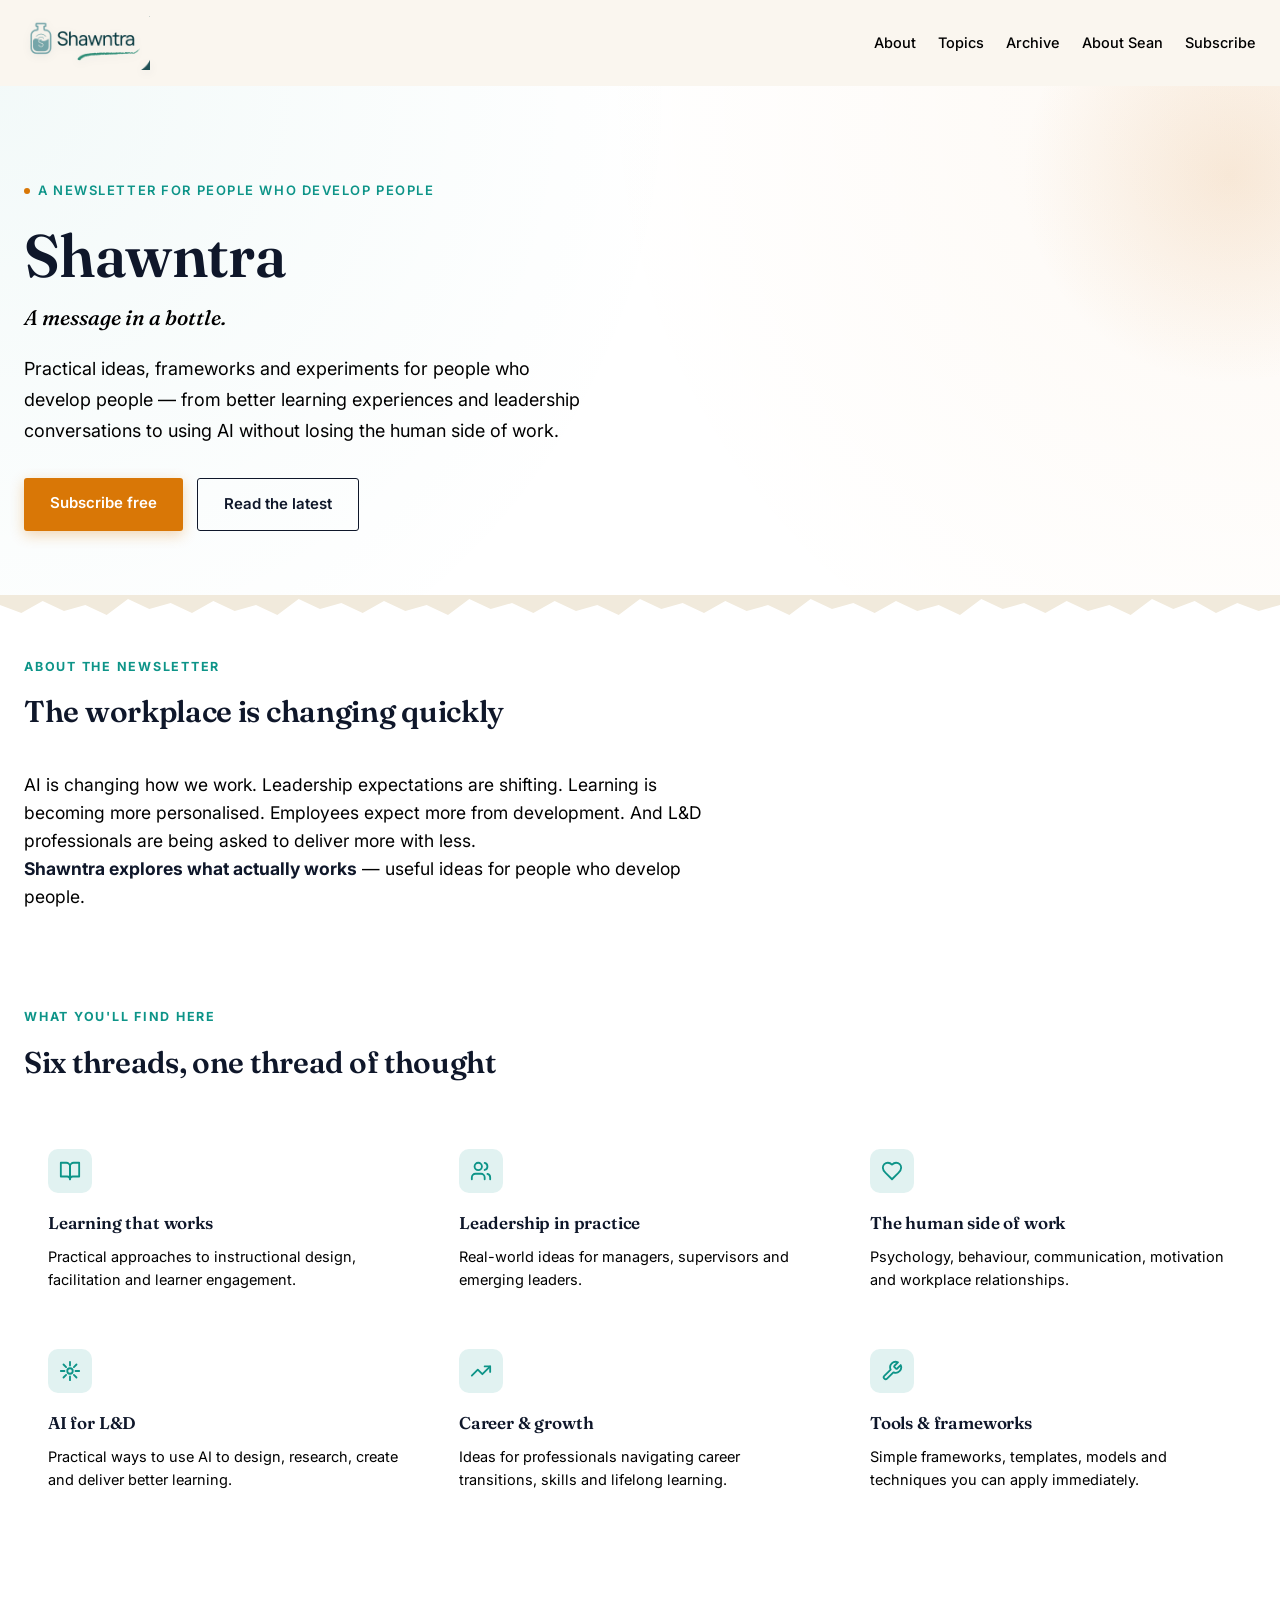
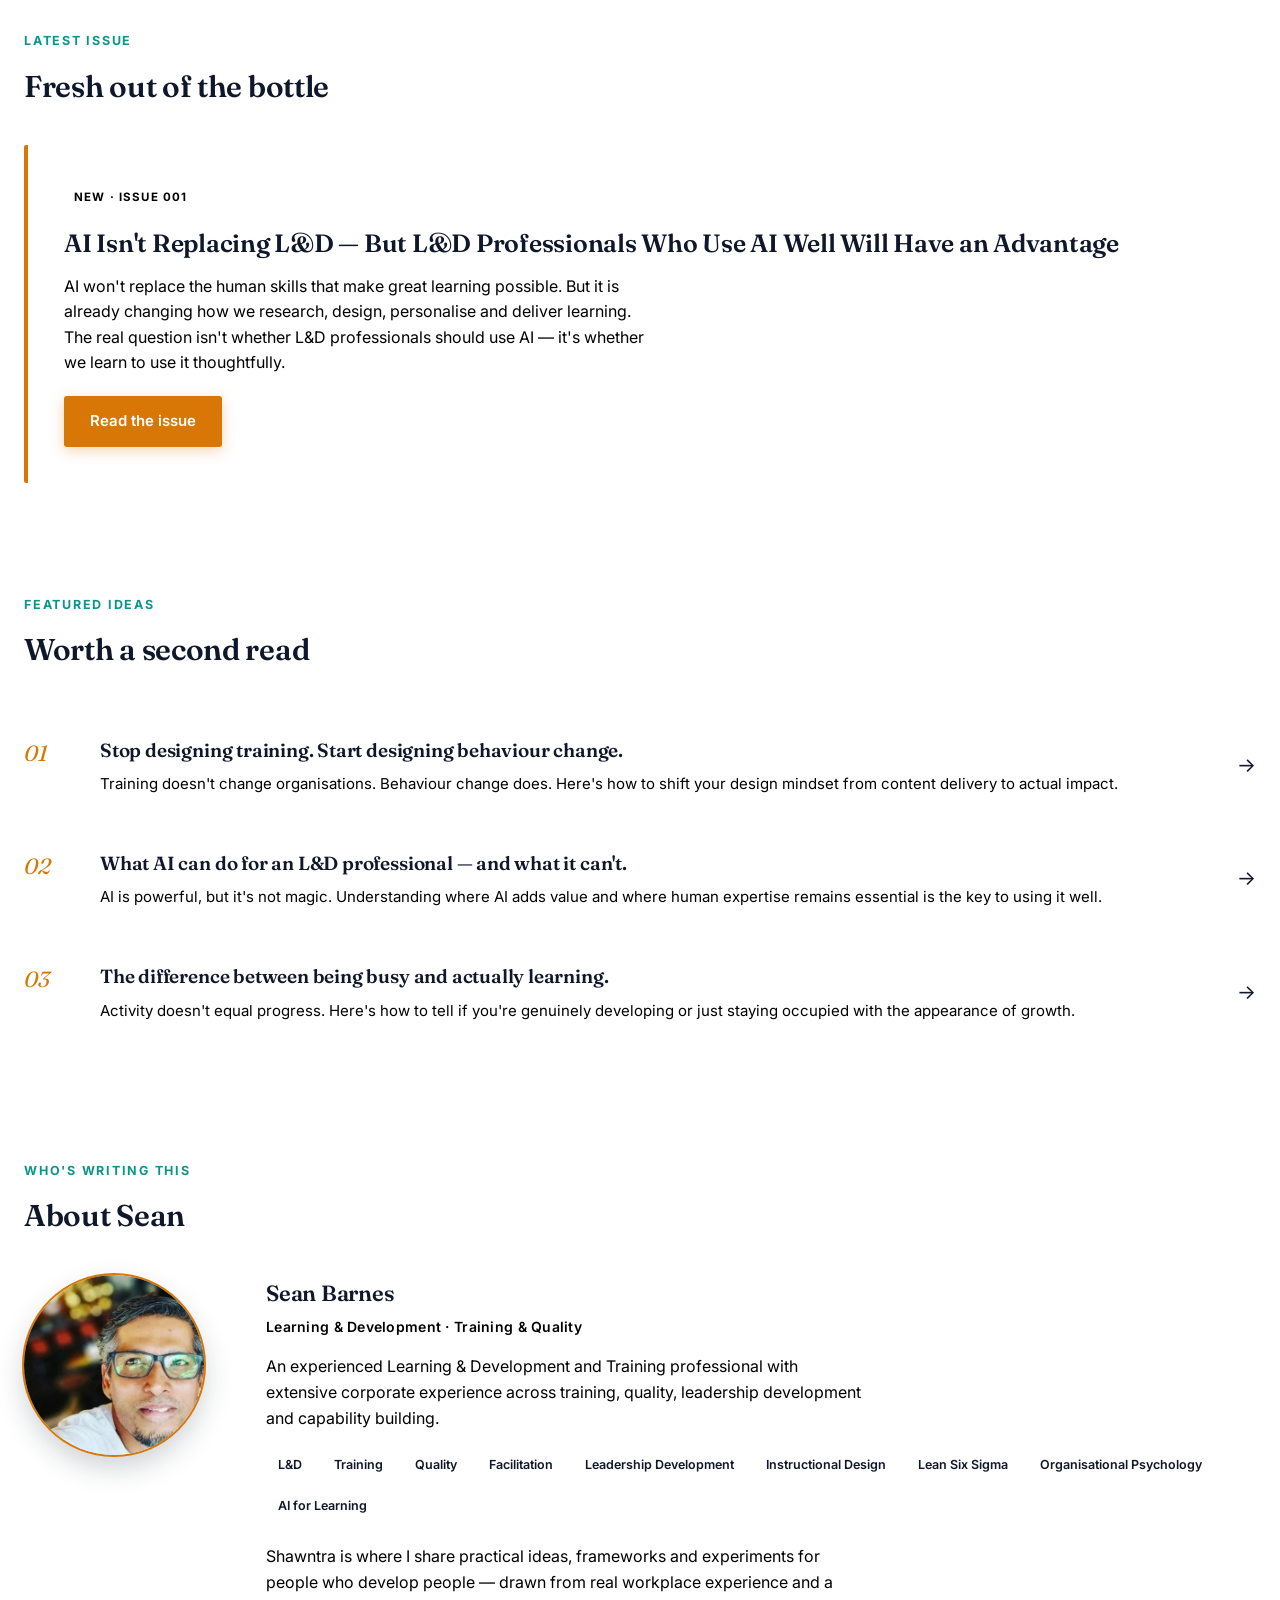
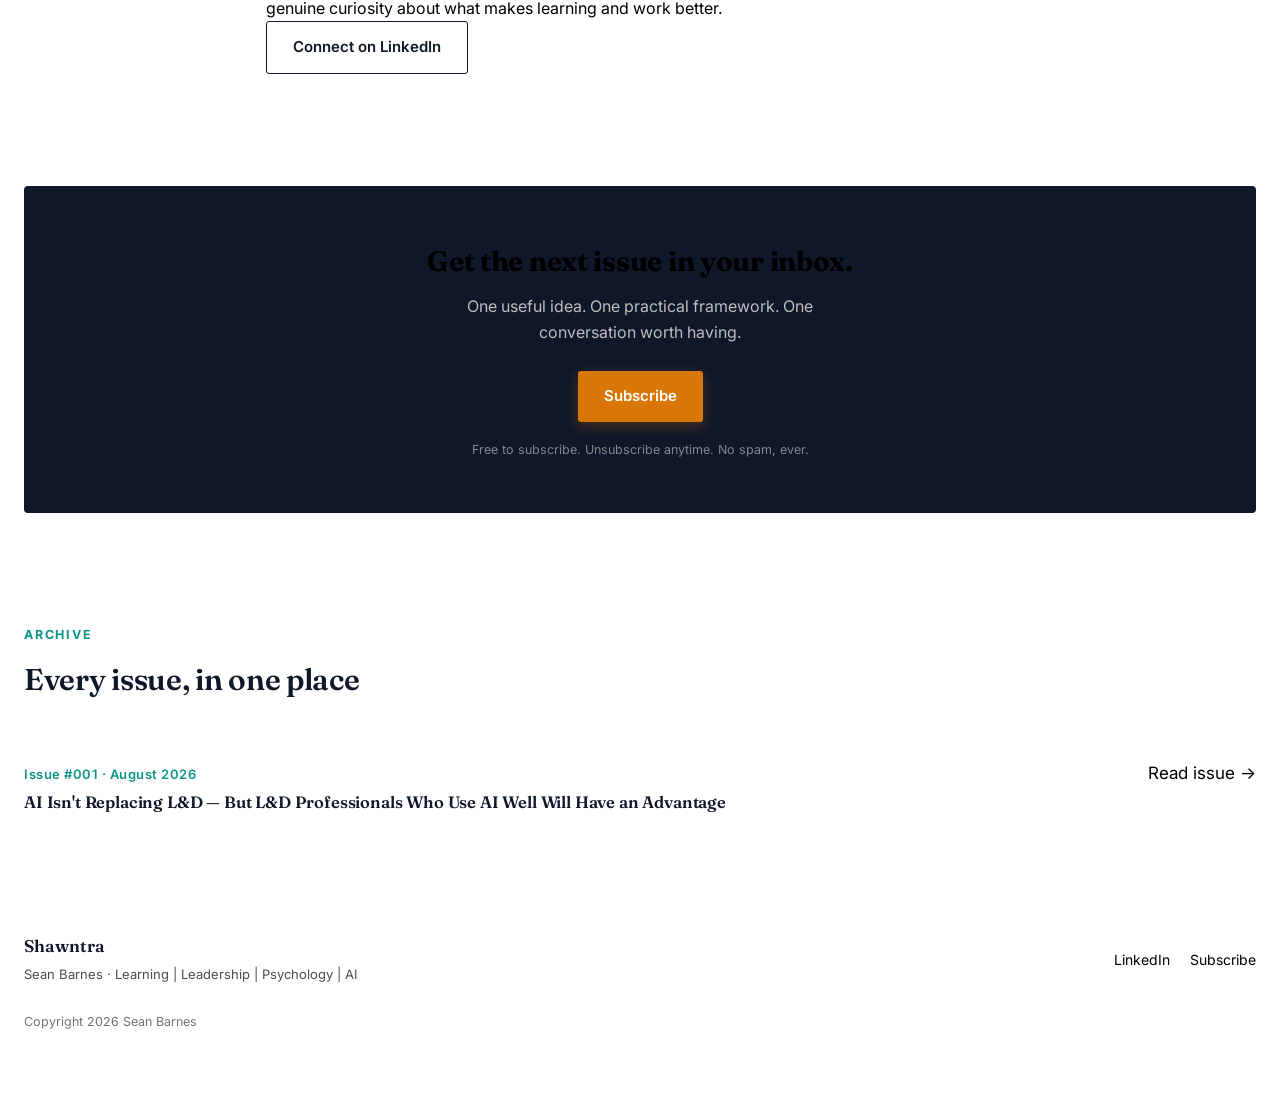
<file: index.html>
<!DOCTYPE html>
<html lang="en">
<head>
<meta charset="UTF-8">
<meta name="viewport" content="width=device-width, initial-scale=1.0">
<meta name="description" content="Shawntra — A message in a bottle. Practical ideas on Learning & Development, leadership, workplace psychology and AI for professionals who develop people.">
<title>Shawntra | Sean Barnes</title>
  <link rel="icon" type="image/png" href="favicon.png">
<link rel="preconnect" href="https://fonts.googleapis.com">
<link rel="preconnect" href="https://fonts.gstatic.com" crossorigin>
<link href="https://fonts.googleapis.com/css2?family=Fraunces:ital,opsz,wght@0,9..144,400;0,9..144,500;0,9..144,600;0,9..144,700;1,9..144,500&family=Inter:wght@400;500;600;700&display=swap" rel="stylesheet">
<style>
  :root {
  --bg: #FFFFFF;             /* Crisp pure white background */
  --bg-subtle: #F8FAF9;      /* Very soft mint-tinted gray for cards/sections */
  --ink: #0F172A;            /* Deep slate navy for high-contrast reading */
  --muted: #475569;          /* Medium slate for secondary text */
  --amber: #D97706;          /* Vibrant warm amber for taglines & accents */
  --amber-hover: #B45309;    
  --sage: #0D9488;           /* Energetic teal-sage for underlines & visual pop */
  --border: #E2E8F0;         /* Clean, subtle divider lines */
  --shadow: 0 10px 25px -5px rgba(0, 0, 0, 0.05), 0 8px 10px -6px rgba(0, 0, 0, 0.01);
}
  /* Clean Topic Icons */
  .topic-icon {
    width: 42px;
    height: 42px;
    border-radius: 10px;
    background: rgba(13, 148, 136, 0.1);
    color: var(--sage);
    display: inline-flex;
    align-items: center;
    justify-content: center;
    margin-bottom: 16px;
  }
  .topic-icon svg {
    width: 22px;
    height: 22px;
    stroke: currentColor;
    stroke-width: 2;
    stroke-linecap: round;
    stroke-linejoin: round;
    fill: none;
  }
  /* Logo background fix & sharpening */
  .brand-logo img {
    height: 58px;
    width: auto;
    mix-blend-mode: multiply;
    filter: contrast(110%);
  }

  /* Bright Hero & Amber Subscribe Button */
  .hero {
    padding: 60px 0 40px;
    background: radial-gradient(circle at top left, rgba(13, 148, 136, 0.05), transparent 50%),
                radial-gradient(circle at top right, rgba(217, 119, 6, 0.05), transparent 50%);
  }

  .btn-primary {
    background: var(--amber) !important;
    color: #FFFFFF !important;
    font-weight: 600;
    border: none !important;
    box-shadow: 0 4px 14px rgba(217, 119, 6, 0.3);
    transition: all 0.2s ease;
  }

  .btn-primary:hover {
    background: var(--amber-hover) !important;
    transform: translateY(-2px);
    box-shadow: 0 6px 20px rgba(217, 119, 6, 0.4);
  }

  *{ box-sizing:border-box; }

  html{ scroll-behavior:smooth; }

  body{
    margin:0;
    background:var(--paper);
    color:var(--charcoal);
    font-family:'Inter',system-ui,sans-serif;
    font-size:17px;
    line-height:1.65;
    -webkit-font-smoothing:antialiased;
  }

  h1,h2,h3{
    font-family:'Fraunces',Georgia,serif;
    color:var(--ink);
    margin:0;
    letter-spacing:-0.01em;
  }

  a{ color:var(--amber-deep); text-decoration:none; }
  a:hover{ text-decoration:underline; }
  a:focus-visible, button:focus-visible{
    outline:3px solid var(--amber);
    outline-offset:3px;
  }

  img{ max-width:100%; display:block; }

  .wrap{
    max-width:var(--max);
    margin:0 auto;
    padding:0 24px;
  }

  header.site{
    position:sticky; top:0; z-index:40;
    background:rgba(250,246,238,0.92);
    backdrop-filter:blur(6px);
    border-bottom:1px solid var(--line);
  }
  .nav{
    max-width:var(--max);
    margin:0 auto;
    padding:16px 24px;
    display:flex;
    align-items:center;
    justify-content:space-between;
    gap:16px;
  }
  .brand-logo{
    display:inline-flex;
    align-items:center;
    text-decoration:none;
    transition:transform 0.2s ease, filter 0.2s ease;
  }
  .brand-logo img{
    height:54px; /* Increased height for high visibility */
    width:auto;
    filter:drop-shadow(0 2px 4px rgba(28,43,51,0.08));
  }
  .brand-logo:hover{
    transform:translateY(-1px);
    filter:drop-shadow(0 4px 10px rgba(217,142,63,0.25)); /* Warm amber glow on hover */
  }
  nav.links{
    display:flex;
    gap:22px;
    flex-wrap:wrap;
  }
  nav.links a{
    color:var(--charcoal);
    font-size:14.5px;
    font-weight:500;
  }
  nav.links a:hover{ color:var(--amber-deep); text-decoration:none; }

  @media (max-width:640px){
    nav.links{ display:none; }
  }

  .hero{
    position:relative;
    padding:88px 0 64px;
    overflow:hidden;
  }
  .hero::before{
    content:"";
    position:absolute;
    top:-120px; right:-160px;
    width:420px; height:420px;
    background:radial-gradient(circle, rgba(217,142,63,0.16) 0%, rgba(217,142,63,0) 70%);
    pointer-events:none;
  }
  .eyebrow{
    display:inline-flex;
    align-items:center;
    gap:8px;
    font-size:13px;
    font-weight:600;
    letter-spacing:0.12em;
    text-transform:uppercase;
    color:var(--sage);
    margin-bottom:22px;
  }
  .eyebrow .dot{
    width:6px; height:6px; border-radius:50%;
    background:var(--amber);
  }
  .hero h1{
    font-size:clamp(40px, 7vw, 60px);
    line-height:1.05;
    font-weight:600;
    max-width:11ch;
  }
  .hero .tagline{
    font-family:'Fraunces',serif;
    font-style:italic;
    font-weight:500;
    font-size:21px;
    color:var(--amber-deep);
    margin-top:14px;
  }
  .hero p.lede{
    margin-top:20px;
    font-size:18px;
    line-height:1.7;
    color:var(--charcoal);
    max-width:52ch;
  }
  .hero-ctas{
    margin-top:32px;
    display:flex;
    gap:14px;
    flex-wrap:wrap;
  }
  .btn{
    display:inline-block;
    padding:13px 26px;
    border-radius:3px;
    font-weight:600;
    font-size:15px;
    cursor:pointer;
    border:1.5px solid transparent;
    transition:transform 0.15s ease, box-shadow 0.15s ease;
  }
  .btn:hover{ text-decoration:none; }
  .btn-primary{
    background:var(--ink);
    color:var(--paper);
  }
  .btn-primary:hover{
    transform:translateY(-1px);
    box-shadow:0 6px 16px rgba(28,43,51,0.22);
  }
  .btn-ghost{
    background:transparent;
    color:var(--ink);
    border-color:var(--ink);
  }
  .btn-ghost:hover{
    background:var(--ink);
    color:var(--paper);
  }

  .deckle{
    width:100%;
    height:22px;
    margin:0 0;
    display:block;
  }

  section{
    padding:56px 0;
  }
  section.tight{ padding:40px 0; }

  .section-head{
    margin-bottom:34px;
  }
  .section-head .kicker{
    font-size:12.5px;
    font-weight:700;
    letter-spacing:0.14em;
    text-transform:uppercase;
    color:var(--sage);
    display:block;
    margin-bottom:10px;
  }
  .section-head h2{
    font-size:30px;
    font-weight:600;
  }

  #about p{ max-width:64ch; font-size:17.5px; }
  #about strong{ color:var(--ink); }

  .topics-grid{
    display:grid;
    grid-template-columns:repeat(3, 1fr);
    gap:1px;
    background:var(--line);
    border:1px solid var(--line);
  }
  @media (max-width:700px){
    .topics-grid{ grid-template-columns:repeat(2,1fr); }
  }
  @media (max-width:460px){
    .topics-grid{ grid-template-columns:1fr; }
  }
  .topic-card{
    background:var(--paper);
    padding:28px 24px;
    transition:background 0.2s ease;
  }
  .topic-card:hover{
    background:var(--paper-deep);
  }
  .topic-card .mark {
  width: 44px;
  height: 44px;
  border-radius: 10px;
  background: rgba(13, 148, 136, 0.12) !important;
  display: inline-flex;
  align-items: center;
  justify-content: center;
  font-size: 0 !important; /* Hides Lr, Ld, Hu, Ai, Cr, Tf */
  margin-bottom: 16px;
}

.topic-card .mark::before {
  content: '';
  width: 22px;
  height: 22px;
  display: block;
  background-size: contain;
  background-repeat: no-repeat;
}

/* Assign unique icons to each card */
.topic-card:nth-child(1) .mark::before {
  background-image: url("data:image/svg+xml,%3Csvg xmlns='http://www.w3.org/2000/svg' viewBox='0 0 24 24' fill='none' stroke='%230D9488' stroke-width='2' stroke-linecap='round' stroke-linejoin='round'%3E%3Cpath d='M2 3h6a4 4 0 0 1 4 4v14a3 3 0 0 0-3-3H2z'%3E%3C/path%3E%3Cpath d='M22 3h-6a4 4 0 0 0-4 4v14a3 3 0 0 1 3-3h7z'%3E%3C/path%3E%3C/svg%3E");
}

.topic-card:nth-child(2) .mark::before {
  background-image: url("data:image/svg+xml,%3Csvg xmlns='http://www.w3.org/2000/svg' viewBox='0 0 24 24' fill='none' stroke='%230D9488' stroke-width='2' stroke-linecap='round' stroke-linejoin='round'%3E%3Cpath d='M16 21v-2a4 4 0 0 0-4-4H6a4 4 0 0 0-4 4v2'%3E%3C/path%3E%3Ccircle cx='9' cy='7' r='4'%3E%3C/circle%3E%3Cpath d='M22 21v-2a4 4 0 0 0-3-3.87'%3E%3C/path%3E%3Cpath d='M16 3.13a4 4 0 0 1 0 7.75'%3E%3C/path%3E%3C/svg%3E");
}

.topic-card:nth-child(3) .mark::before {
  background-image: url("data:image/svg+xml,%3Csvg xmlns='http://www.w3.org/2000/svg' viewBox='0 0 24 24' fill='none' stroke='%230D9488' stroke-width='2' stroke-linecap='round' stroke-linejoin='round'%3E%3Cpath d='M19 14c1.49-1.46 3-3.21 3-5.5A5.5 5.5 0 0 0 16.5 3c-1.76 0-3 .5-4.5 2-1.5-1.5-2.74-2-4.5-2A5.5 5.5 0 0 0 2 8.5c0 2.3 1.5 4.05 3 5.5l7 7Z'%3E%3C/path%3E%3C/svg%3E");
}

.topic-card:nth-child(4) .mark::before {
  background-image: url("data:image/svg+xml,%3Csvg xmlns='http://www.w3.org/2000/svg' viewBox='0 0 24 24' fill='none' stroke='%230D9488' stroke-width='2' stroke-linecap='round' stroke-linejoin='round'%3E%3Cpath d='M12 2v4M12 18v4M4.93 4.93l2.83 2.83M16.24 16.24l2.83 2.83M2 12h4M18 12h4M4.93 19.07l2.83-2.83M16.24 7.76l2.83-2.83'%3E%3C/path%3E%3Ccircle cx='12' cy='12' r='3'%3E%3C/circle%3E%3C/svg%3E");
}

.topic-card:nth-child(5) .mark::before {
  background-image: url("data:image/svg+xml,%3Csvg xmlns='http://www.w3.org/2000/svg' viewBox='0 0 24 24' fill='none' stroke='%230D9488' stroke-width='2' stroke-linecap='round' stroke-linejoin='round'%3E%3Cpolyline points='22 7 13.5 15.5 8.5 10.5 2 17'%3E%3C/polyline%3E%3Cpolyline points='16 7 22 7 22 13'%3E%3C/polyline%3E%3C/svg%3E");
}

.topic-card:nth-child(6) .mark::before {
  background-image: url("data:image/svg+xml,%3Csvg xmlns='http://www.w3.org/2000/svg' viewBox='0 0 24 24' fill='none' stroke='%230D9488' stroke-width='2' stroke-linecap='round' stroke-linejoin='round'%3E%3Cpath d='M14.7 6.3a1 1 0 0 0 0 1.4l1.6 1.6a1 1 0 0 0 1.4 0l3.77-3.77a6 6 0 0 1-7.94 7.94l-6.91 6.91a2.12 2.12 0 0 1-3-3l6.91-6.91a6 6 0 0 1 7.94-7.94l-3.76 3.76z'%3E%3C/path%3E%3C/svg%3E");
}
   h3{
    font-size:17px;
    font-weight:600;
    margin-bottom:8px;
  }
   p{
    font-size:14.5px;
    color:var(--charcoal);
    margin:0;
    line-height:1.6;
  }

  .issue-feature{
    border:1px solid var(--line);
    border-left:4px solid var(--amber);
    background:var(--paper-deep);
    padding:36px;
    border-radius:2px;
  }
  @media (max-width:600px){ .issue-feature{ padding:26px 22px; } }
  .issue-feature .badge{
    display:inline-block;
    font-size:11.5px;
    font-weight:700;
    letter-spacing:0.1em;
    color:var(--paper);
    background:var(--amber-deep);
    padding:4px 10px;
    border-radius:2px;
    margin-bottom:16px;
  }
  .issue-feature h3{
    font-size:25px;
    line-height:1.3;
    margin-bottom:14px;
  }
  .issue-feature p{
    color:var(--charcoal);
    font-size:16px;
    max-width:58ch;
    margin-bottom:20px;
  }

  .idea-list{
    display:flex;
    flex-direction:column;
  }
  .idea-row{
    display:grid;
    grid-template-columns:56px 1fr auto;
    align-items:start;
    gap:20px;
    padding:26px 0;
    border-top:1px solid var(--line);
  }
  .idea-row:last-child{ border-bottom:1px solid var(--line); }
  @media (max-width:560px){
    .idea-row{ grid-template-columns:40px 1fr; }
    .idea-row .arrow{ display:none; }
  }
  .idea-row .num{
    font-family:'Fraunces',serif;
    font-style:italic;
    font-size:22px;
    color:var(--amber);
  }
  .idea-row h3{
    font-size:19px;
    font-weight:600;
    margin-bottom:6px;
  }
  .idea-row p{
    font-size:15px;
    color:var(--charcoal);
    margin:0;
  }
  .idea-row .arrow{
    align-self:center;
    font-size:20px;
    color:var(--ink);
  }

  .sean-panel{
    display:grid;
    grid-template-columns:200px 1fr;
    gap:42px;
    align-items:start;
  }
  @media (max-width:600px){
    .sean-panel{ grid-template-columns:1fr; justify-items:center; text-align:center; }
    .sean-panel .sean-text{ text-align:left; }
  }
  .seal{
    position:relative;
    width:180px;
    height:180px;
  }
  .seal img{
    width:180px; height:180px;
    border-radius:50%;
    object-fit:cover;
    border:5px solid var(--paper);
    box-shadow:0 0 0 2px var(--amber), 0 12px 28px rgba(28,43,51,0.22);
  }
  .sean-text h3{
    font-size:22px;
    margin-bottom:4px;
  }
  .sean-text .role{
    font-size:14px;
    color:var(--amber-deep);
    font-weight:600;
    letter-spacing:0.02em;
    margin-bottom:16px;
  }
  .sean-text p{
    font-size:16px;
    color:var(--charcoal);
    max-width:60ch;
  }
  .tags{
    display:flex;
    flex-wrap:wrap;
    gap:8px;
    margin:18px 0 22px;
  }
  .tag{
    font-size:12.5px;
    font-weight:600;
    padding:6px 12px;
    border-radius:20px;
    background:var(--paper-deep);
    border:1px solid var(--line);
    color:var(--ink);
  }

  .subscribe-panel{
    background:var(--ink);
    color:var(--paper);
    border-radius:4px;
    padding:52px 40px;
    text-align:center;
  }
  @media (max-width:600px){ .subscribe-panel{ padding:40px 24px; } }
  .subscribe-panel h2{
    color:var(--paper);
    font-size:28px;
    margin-bottom:10px;
  }
  .subscribe-panel p{
    color:rgba(250,246,238,0.75);
    font-size:16px;
    max-width:44ch;
    margin:0 auto 26px;
  }
  .subscribe-panel .btn-primary{
    background:var(--amber);
    color:var(--ink);
  }
  .subscribe-panel .btn-primary:hover{
    box-shadow:0 6px 20px rgba(217,142,63,0.35);
  }
  .fineprint{
    margin-top:18px;
    font-size:12.5px;
    color:rgba(250,246,238,0.5);
  }

  .archive-item{
    display:flex;
    justify-content:space-between;
    align-items:baseline;
    gap:16px;
    padding:20px 0;
    border-top:1px solid var(--line);
  }
  .archive-item:last-child{ border-bottom:1px solid var(--line); }
  .archive-item .meta{
    font-size:13px;
    color:var(--sage);
    font-weight:600;
    letter-spacing:0.04em;
    white-space:nowrap;
  }
  .archive-item h3{
    font-size:16.5px;
    font-weight:600;
    margin:4px 0 0;
  }
  @media (max-width:560px){
    .archive-item{ flex-direction:column; }
  }

  footer.site{
    border-top:1px solid var(--line);
    padding:40px 0 60px;
  }
  .footer-row{
    display:flex;
    justify-content:space-between;
    align-items:center;
    flex-wrap:wrap;
    gap:16px;
  }
  .footer-brand{
    font-family:'Fraunces',serif;
    font-weight:600;
    font-size:17px;
    color:var(--ink);
  }
  .footer-sub{
    font-size:13px;
    color:var(--charcoal);
    opacity:0.7;
    margin-top:4px;
  }
  .footer-links{
    display:flex;
    gap:20px;
    font-size:14px;
  }
  .copyright{
    margin-top:26px;
    font-size:12.5px;
    color:var(--charcoal);
    opacity:0.55;
  }

  @media (prefers-reduced-motion: reduce){
    html{ scroll-behavior:auto; }
    .btn{ transition:none; }
  }
</style>
</head>
<body>

<header class="site">
  <div class="nav">
    <a class="brand-logo" href="#top">
  <img src="logo.png" alt="Shawntra - A message in a bottle">
</a>
    <nav class="links">
      <a href="#about">About</a>
      <a href="#topics">Topics</a>
      <a href="#archive">Archive</a>
      <a href="#about-sean">About Sean</a>
      <a href="#subscribe">Subscribe</a>
    </nav>
  </div>
</header>

<main id="top">

  <section class="hero">
    <div class="wrap">
      <span class="eyebrow"><span class="dot"></span> A newsletter for people who develop people</span>
      <h1>Shawntra</h1>
      <p class="tagline">A message in a bottle.</p>
      <p class="lede">Practical ideas, frameworks and experiments for people who develop people — from better learning experiences and leadership conversations to using AI without losing the human side of work.</p>
      <div class="hero-ctas">
        <a class="btn btn-primary" href="#subscribe">Subscribe free</a>
        <a class="btn btn-ghost" href="#latest">Read the latest</a>
      </div>
    </div>
  </section>

  <svg class="deckle" viewBox="0 0 1200 22" preserveAspectRatio="none" aria-hidden="true">
    <path d="M0,0 L1200,0 L1200,10 L1180,16 L1160,8 L1140,18 L1120,6 L1100,14 L1080,4 L1060,20 L1040,10 L1020,16 L1000,6 L980,18 L960,8 L940,14 L920,4 L900,20 L880,10 L860,16 L840,6 L820,18 L800,8 L780,14 L760,4 L740,20 L720,10 L700,16 L680,6 L660,18 L640,8 L620,14 L600,4 L580,20 L560,10 L540,16 L520,6 L500,18 L480,8 L460,14 L440,4 L420,20 L400,10 L380,16 L360,6 L340,18 L320,8 L300,14 L280,4 L260,20 L240,10 L220,16 L200,6 L180,18 L160,8 L140,14 L120,4 L100,20 L80,10 L60,16 L40,6 L20,18 L0,10 Z" fill="#F1EADC"/>
  </svg>

  <section id="about" class="tight">
    <div class="wrap">
      <div class="section-head">
        <span class="kicker">About the newsletter</span>
        <h2>The workplace is changing quickly</h2>
      </div>
      <p>AI is changing how we work. Leadership expectations are shifting. Learning is becoming more personalised. Employees expect more from development. And L&amp;D professionals are being asked to deliver more with less.</p>
      <p><strong>Shawntra explores what actually works</strong> — useful ideas for people who develop people.</p>
    </div>
  </section>

  <section id="topics">
    <div class="wrap">
      <div class="section-head">
        <span class="kicker">What you'll find here</span>
        <h2>Six threads, one thread of thought</h2>
      </div>
    </div>
    <div class="wrap">
      <div class="topics-grid">
        <div class="topic-card">
          <div class="mark">Lr</div>
          <h3>Learning that works</h3>
          <p>Practical approaches to instructional design, facilitation and learner engagement.</p>
        </div>
        <div class="topic-card">
          <div class="mark">Ld</div>
          <h3>Leadership in practice</h3>
          <p>Real-world ideas for managers, supervisors and emerging leaders.</p>
        </div>
        <div class="topic-card">
          <div class="mark">Hu</div>
          <h3>The human side of work</h3>
          <p>Psychology, behaviour, communication, motivation and workplace relationships.</p>
        </div>
        <div class="topic-card">
          <div class="mark">Ai</div>
          <h3>AI for L&amp;D</h3>
          <p>Practical ways to use AI to design, research, create and deliver better learning.</p>
        </div>
        <div class="topic-card">
          <div class="mark">Cr</div>
          <h3>Career &amp; growth</h3>
          <p>Ideas for professionals navigating career transitions, skills and lifelong learning.</p>
        </div>
        <div class="topic-card">
          <div class="mark">Tf</div>
          <h3>Tools &amp; frameworks</h3>
          <p>Simple frameworks, templates, models and techniques you can apply immediately.</p>
        </div>
      </div>
    </div>
  </section>

  <section id="latest">
    <div class="wrap">
      <div class="section-head">
        <span class="kicker">Latest issue</span>
        <h2>Fresh out of the bottle</h2>
      </div>
      <div class="issue-feature">
        <span class="badge">NEW · ISSUE 001</span>
        <h3>AI Isn't Replacing L&amp;D — But L&amp;D Professionals Who Use AI Well Will Have an Advantage</h3>
        <p>AI won't replace the human skills that make great learning possible. But it is already changing how we research, design, personalise and deliver learning. The real question isn't whether L&amp;D professionals should use AI — it's whether we learn to use it thoughtfully.</p>
        <a class="btn btn-primary" href="https://crabbyfiddlestix.github.io/Shawntra/issues/issue-001.html">Read the issue</a>
      </div>
    </div>
  </section>

  <section id="ideas">
    <div class="wrap">
      <div class="section-head">
        <span class="kicker">Featured ideas</span>
        <h2>Worth a second read</h2>
      </div>
      <div class="idea-list">
        <div class="idea-row">
          <div class="num">01</div>
          <div>
            <h3>Stop designing training. Start designing behaviour change.</h3>
            <p>Training doesn't change organisations. Behaviour change does. Here's how to shift your design mindset from content delivery to actual impact.</p>
          </div>
          <div class="arrow"><a href="#" aria-label="Read more">→</a></div>
        </div>
        <div class="idea-row">
          <div class="num">02</div>
          <div>
            <h3>What AI can do for an L&amp;D professional — and what it can't.</h3>
            <p>AI is powerful, but it's not magic. Understanding where AI adds value and where human expertise remains essential is the key to using it well.</p>
          </div>
          <div class="arrow"><a href="#" aria-label="Read more">→</a></div>
        </div>
        <div class="idea-row">
          <div class="num">03</div>
          <div>
            <h3>The difference between being busy and actually learning.</h3>
            <p>Activity doesn't equal progress. Here's how to tell if you're genuinely developing or just staying occupied with the appearance of growth.</p>
          </div>
          <div class="arrow"><a href="#" aria-label="Read more">→</a></div>
        </div>
      </div>
    </div>
  </section>

  <section id="about-sean">
    <div class="wrap">
      <div class="section-head">
        <span class="kicker">Who's writing this</span>
        <h2>About Sean</h2>
      </div>
      <div class="sean-panel">
        <div class="seal">
          <img src="sean-headshot.jpg" alt="Portrait of Sean Barnes">
        </div>
        <div class="sean-text">
          <h3>Sean Barnes</h3>
          <div class="role">Learning &amp; Development · Training &amp; Quality</div>
          <p>An experienced Learning &amp; Development and Training professional with extensive corporate experience across training, quality, leadership development and capability building.</p>
          <div class="tags">
            <span class="tag">L&amp;D</span>
            <span class="tag">Training</span>
            <span class="tag">Quality</span>
            <span class="tag">Facilitation</span>
            <span class="tag">Leadership Development</span>
            <span class="tag">Instructional Design</span>
            <span class="tag">Lean Six Sigma</span>
            <span class="tag">Organisational Psychology</span>
            <span class="tag">AI for Learning</span>
          </div>
          <p>Shawntra is where I share practical ideas, frameworks and experiments for people who develop people — drawn from real workplace experience and a genuine curiosity about what makes learning and work better.</p>
          <a class="btn btn-ghost" href="https://www.linkedin.com/in/seanbarneslearndevpro/" target="_blank" rel="noopener">Connect on LinkedIn</a>
        </div>
      </div>
    </div>
  </section>

  <section id="subscribe">
    <div class="wrap">
      <div class="subscribe-panel">
        <h2>Get the next issue in your inbox.</h2>
        <p>One useful idea. One practical framework. One conversation worth having.</p>
        <a class="btn btn-primary" href="#">Subscribe</a>
        <div class="fineprint">Free to subscribe. Unsubscribe anytime. No spam, ever.</div>
      </div>
    </div>
  </section>

  <section id="archive">
    <div class="wrap">
      <div class="section-head">
        <span class="kicker">Archive</span>
        <h2>Every issue, in one place</h2>
      </div>
      <div class="archive-item">
        <div>
          <div class="meta">Issue #001 · August 2026</div>
          <h3>AI Isn't Replacing L&amp;D — But L&amp;D Professionals Who Use AI Well Will Have an Advantage</h3>
        </div>
        <a href="https://crabbyfiddlestix.github.io/Shawntra/issues/issue-001.html">Read issue →</a>
      </div>
    </div>
  </section>

</main>

<footer class="site">
  <div class="wrap">
    <div class="footer-row">
      <div>
        <div class="footer-brand">Shawntra</div>
        <div class="footer-sub">Sean Barnes · Learning | Leadership | Psychology | AI</div>
      </div>
      <div class="footer-links">
        <a href="https://www.linkedin.com/in/seanbarneslearndevpro/" target="_blank" rel="noopener">LinkedIn</a>
        <a href="#subscribe">Subscribe</a>
      </div>
    </div>
    <div class="copyright">Copyright 2026 Sean Barnes</div>
  </div>
</footer>

</body>
</html>
</file>
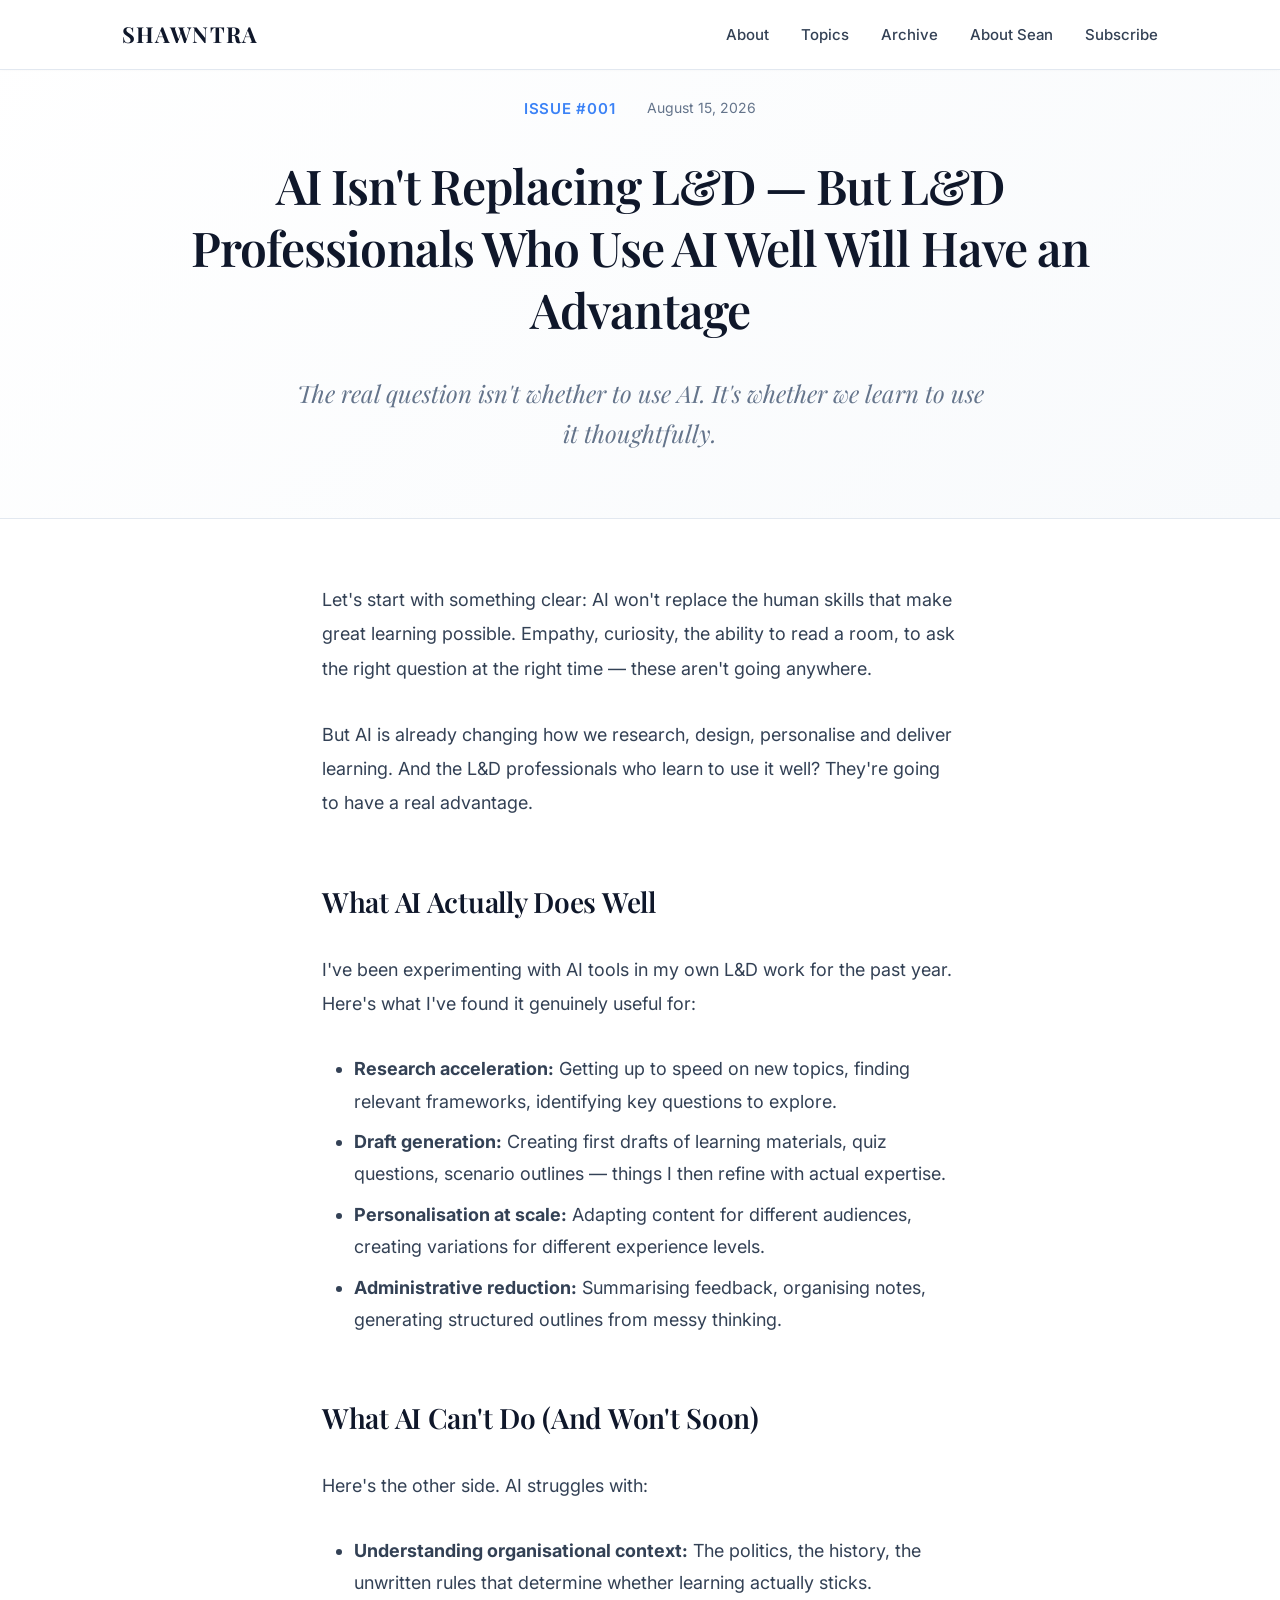
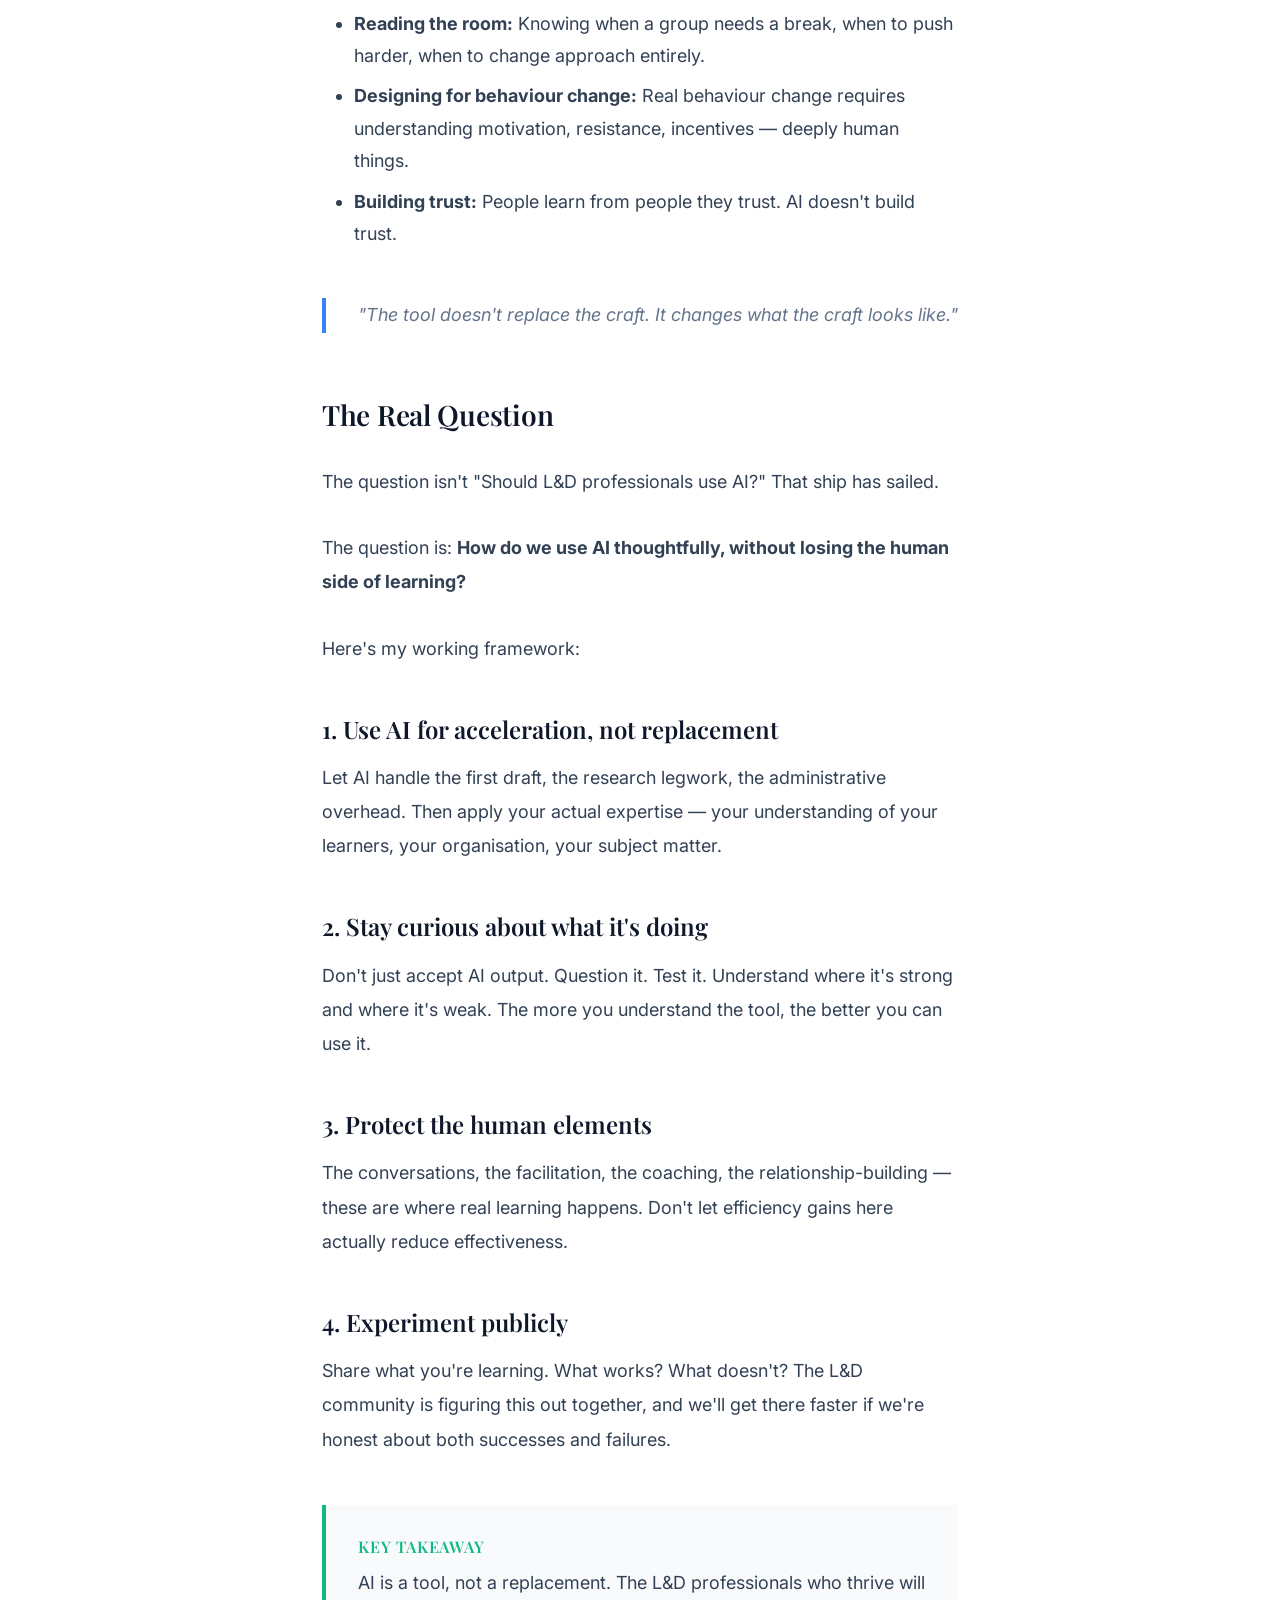
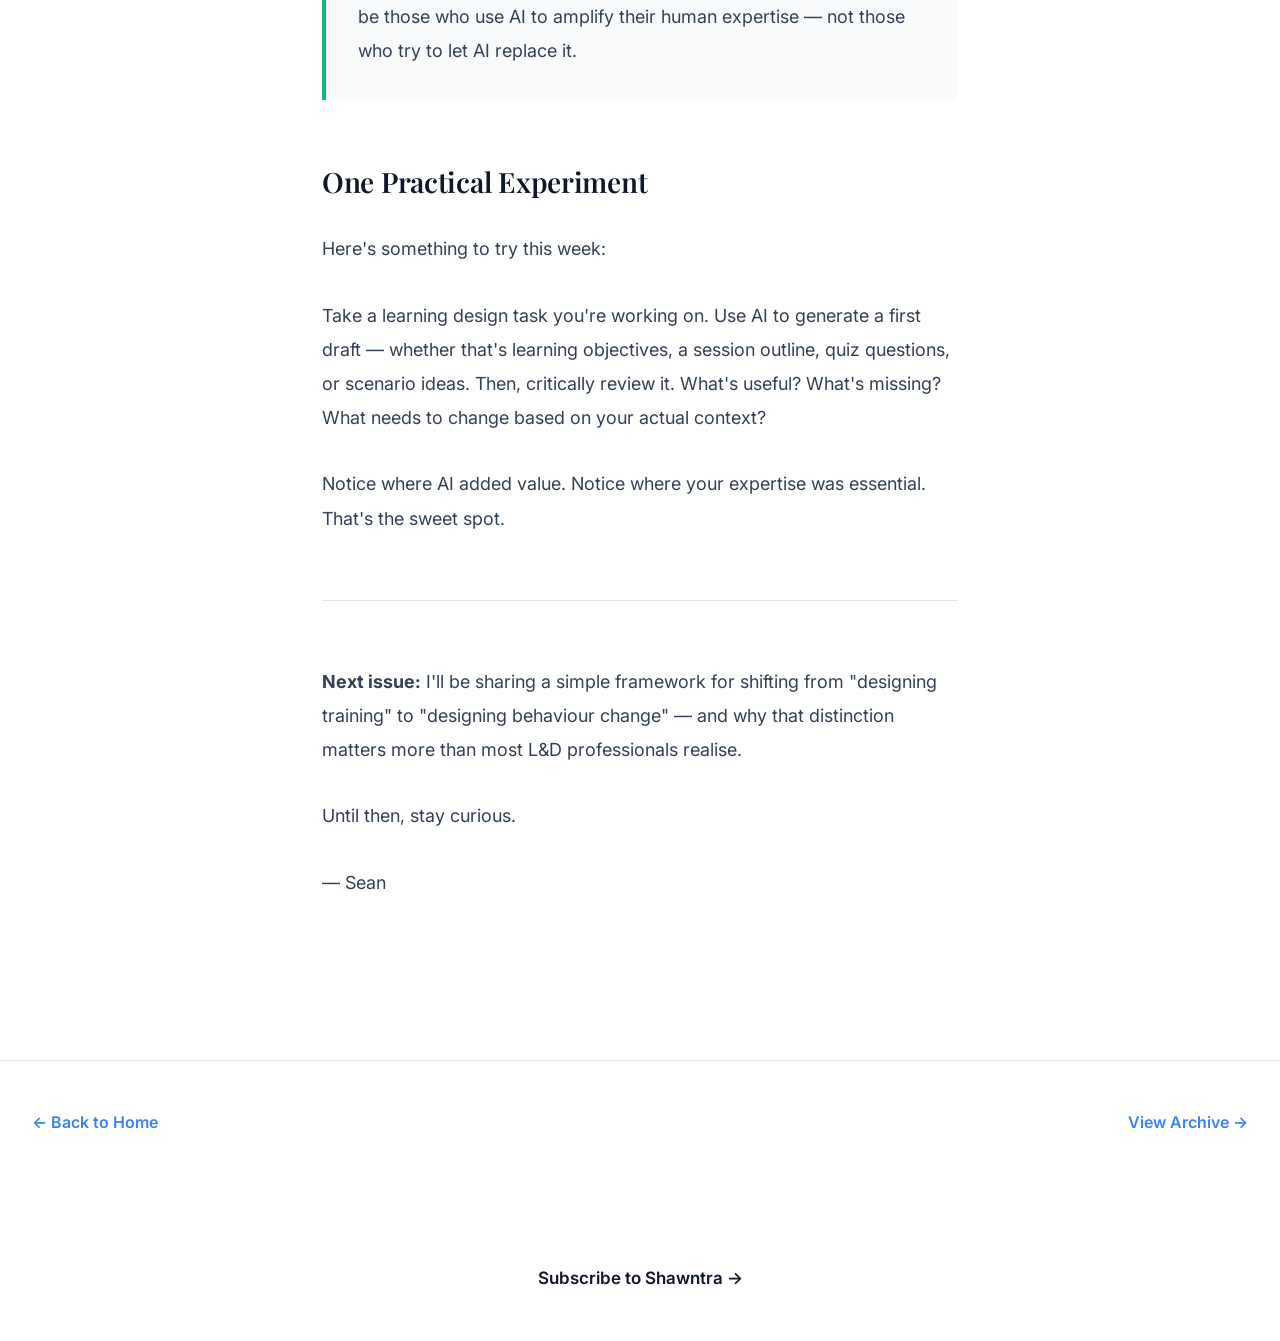
<file: issues/issue-001.html>
<!DOCTYPE html>
<html lang="en">
<head>
    <meta charset="UTF-8">
    <meta name="viewport" content="width=device-width, initial-scale=1.0">
    <title>Issue #001 | AI Isn't Replacing L&D — Shawntra</title>
    <meta name="description" content="AI won't replace the human skills that make great learning possible. But it is already changing how we research, design, personalise and deliver learning.">
    <link rel="icon" type="image/svg+xml" href="data:image/svg+xml,<svg xmlns='http://www.w3.org/2000/svg' viewBox='0 0 100 100'><text y='.9em' font-size='90'>📬</text></svg>">
    <link rel="stylesheet" href="../css/style.css">
    <link href="https://fonts.googleapis.com/css2?family=Inter:wght@300;400;500;600;700&family=Playfair+Display:wght@400;500;600;700&display=swap" rel="stylesheet">
    <style>
        .issue-header {
            padding: var(--spacing-xxl) 0 var(--spacing-xl);
            text-align: center;
            background: linear-gradient(135deg, var(--color-bg) 0%, var(--color-bg-alt) 100%);
            border-bottom: 1px solid var(--color-border);
        }
        .issue-meta {
            display: flex;
            justify-content: center;
            gap: var(--spacing-md);
            margin-bottom: var(--spacing-md);
            font-size: 0.9375rem;
            color: var(--color-text-light);
        }
        .issue-number-display {
            font-weight: 600;
            color: var(--color-accent);
            text-transform: uppercase;
            letter-spacing: 0.05em;
        }
        .issue-title {
            max-width: 900px;
            margin: 0 auto var(--spacing-md);
            font-size: clamp(2rem, 5vw, 3rem);
            line-height: 1.3;
        }
        .issue-subtitle {
            max-width: 700px;
            margin: 0 auto;
            font-family: var(--font-display);
            font-size: clamp(1.25rem, 3vw, 1.5rem);
            font-style: italic;
            color: var(--color-text-light);
        }
        .issue-content {
            max-width: 700px;
            margin: 0 auto;
            padding: var(--spacing-xl) var(--spacing-md);
        }
        .issue-content p {
            font-size: 1.125rem;
            line-height: 1.9;
            margin-bottom: var(--spacing-md);
        }
        .issue-content h2 {
            font-size: 1.75rem;
            margin-top: var(--spacing-xl);
            margin-bottom: var(--spacing-md);
        }
        .issue-content h3 {
            font-size: 1.5rem;
            margin-top: var(--spacing-lg);
            margin-bottom: var(--spacing-sm);
        }
        .issue-content ul {
            margin-bottom: var(--spacing-md);
            padding-left: var(--spacing-md);
        }
        .issue-content li {
            font-size: 1.125rem;
            line-height: 1.8;
            margin-bottom: var(--spacing-xs);
        }
        .issue-content blockquote {
            border-left: 4px solid var(--color-accent);
            padding-left: var(--spacing-md);
            margin: var(--spacing-lg) 0;
            font-style: italic;
            color: var(--color-text-light);
        }
        .issue-content blockquote p {
            margin-bottom: 0;
        }
        .issue-content hr {
            border: none;
            border-top: 1px solid var(--color-border);
            margin: var(--spacing-xl) 0;
        }
        .issue-navigation {
            display: flex;
            justify-content: space-between;
            padding: var(--spacing-lg) var(--spacing-md);
            border-top: 1px solid var(--color-border);
            margin-top: var(--spacing-xl);
        }
        .nav-link {
            font-weight: 600;
            color: var(--color-accent);
        }
        .nav-link:hover {
            color: var(--color-highlight);
        }
        .back-to-home {
            text-align: center;
            padding: var(--spacing-md);
            margin-top: var(--spacing-lg);
        }
        .back-to-home a {
            font-weight: 600;
            color: var(--color-primary);
        }
        .key-takeaway {
            background-color: var(--color-bg-alt);
            border-left: 4px solid var(--color-success);
            padding: var(--spacing-md);
            margin: var(--spacing-lg) 0;
        }
        .key-takeaway h4 {
            color: var(--color-success);
            font-size: 1rem;
            text-transform: uppercase;
            letter-spacing: 0.05em;
            margin-bottom: var(--spacing-xs);
        }
        .key-takeaway p {
            margin-bottom: 0;
        }
    </style>
</head>
<body>
    <nav class="navbar">
        <div class="container nav-container">
            <a href="../index.html" class="nav-logo"><span class="logo-text">SHAWNTRA</span></a>
            <ul class="nav-menu">
                <li><a href="../index.html#about">About</a></li>
                <li><a href="../index.html#topics">Topics</a></li>
                <li><a href="../index.html#archive">Archive</a></li>
                <li><a href="../index.html#about-sean">About Sean</a></li>
                <li><a href="../index.html#subscribe" class="nav-cta">Subscribe</a></li>
            </ul>
            <button class="mobile-menu-toggle"><span></span><span></span><span></span></button>
        </div>
    </nav>

    <header class="issue-header">
        <div class="container">
            <div class="issue-meta">
                <span class="issue-number-display">Issue #001</span>
                <span class="issue-date">August 15, 2026</span>
            </div>
            <h1 class="issue-title">AI Isn't Replacing L&D — But L&D Professionals Who Use AI Well Will Have an Advantage</h1>
            <p class="issue-subtitle">The real question isn't whether to use AI. It's whether we learn to use it thoughtfully.</p>
        </div>
    </header>

    <article class="issue-content">
        <p>Let's start with something clear: AI won't replace the human skills that make great learning possible. Empathy, curiosity, the ability to read a room, to ask the right question at the right time — these aren't going anywhere.</p>
        
        <p>But AI is already changing how we research, design, personalise and deliver learning. And the L&D professionals who learn to use it well? They're going to have a real advantage.</p>

        <h2>What AI Actually Does Well</h2>
        
        <p>I've been experimenting with AI tools in my own L&D work for the past year. Here's what I've found it genuinely useful for:</p>

        <ul>
            <li><strong>Research acceleration:</strong> Getting up to speed on new topics, finding relevant frameworks, identifying key questions to explore.</li>
            <li><strong>Draft generation:</strong> Creating first drafts of learning materials, quiz questions, scenario outlines — things I then refine with actual expertise.</li>
            <li><strong>Personalisation at scale:</strong> Adapting content for different audiences, creating variations for different experience levels.</li>
            <li><strong>Administrative reduction:</strong> Summarising feedback, organising notes, generating structured outlines from messy thinking.</li>
        </ul>

        <h2>What AI Can't Do (And Won't Soon)</h2>
        
        <p>Here's the other side. AI struggles with:</p>

        <ul>
            <li><strong>Understanding organisational context:</strong> The politics, the history, the unwritten rules that determine whether learning actually sticks.</li>
            <li><strong>Reading the room:</strong> Knowing when a group needs a break, when to push harder, when to change approach entirely.</li>
            <li><strong>Designing for behaviour change:</strong> Real behaviour change requires understanding motivation, resistance, incentives — deeply human things.</li>
            <li><strong>Building trust:</strong> People learn from people they trust. AI doesn't build trust.</li>
        </ul>

        <blockquote>
            <p>"The tool doesn't replace the craft. It changes what the craft looks like."</p>
        </blockquote>

        <h2>The Real Question</h2>
        
        <p>The question isn't "Should L&D professionals use AI?" That ship has sailed.</p>
        
        <p>The question is: <strong>How do we use AI thoughtfully, without losing the human side of learning?</strong></p>
        
        <p>Here's my working framework:</p>

        <h3>1. Use AI for acceleration, not replacement</h3>
        
        <p>Let AI handle the first draft, the research legwork, the administrative overhead. Then apply your actual expertise — your understanding of your learners, your organisation, your subject matter.</p>

        <h3>2. Stay curious about what it's doing</h3>
        
        <p>Don't just accept AI output. Question it. Test it. Understand where it's strong and where it's weak. The more you understand the tool, the better you can use it.</p>

        <h3>3. Protect the human elements</h3>
        
        <p>The conversations, the facilitation, the coaching, the relationship-building — these are where real learning happens. Don't let efficiency gains here actually reduce effectiveness.</p>

        <h3>4. Experiment publicly</h3>
        
        <p>Share what you're learning. What works? What doesn't? The L&D community is figuring this out together, and we'll get there faster if we're honest about both successes and failures.</p>

        <div class="key-takeaway">
            <h4>Key Takeaway</h4>
            <p>AI is a tool, not a replacement. The L&D professionals who thrive will be those who use AI to amplify their human expertise — not those who try to let AI replace it.</p>
        </div>

        <h2>One Practical Experiment</h2>
        
        <p>Here's something to try this week:</p>
        
        <p>Take a learning design task you're working on. Use AI to generate a first draft — whether that's learning objectives, a session outline, quiz questions, or scenario ideas. Then, critically review it. What's useful? What's missing? What needs to change based on your actual context?</p>
        
        <p>Notice where AI added value. Notice where your expertise was essential. That's the sweet spot.</p>

        <hr>

        <p><strong>Next issue:</strong> I'll be sharing a simple framework for shifting from "designing training" to "designing behaviour change" — and why that distinction matters more than most L&D professionals realise.</p>
        
        <p>Until then, stay curious.</p>
        
        <p>— Sean</p>
    </article>

    <nav class="issue-navigation">
        <a href="../index.html" class="nav-link">← Back to Home</a>
        <a href="../index.html#archive" class="nav-link">View Archive →</a>
    </nav>

    <div class="back-to-home">
        <p><a href="../index.html#subscribe">Subscribe to Shawntra →</a></p>
    </div>

    <script src="../js/main.js"></script>
</body>
</html>
</file>
<file: css/style.css>
*, *::before, *::after {
    margin: 0;
    padding: 0;
    box-sizing: border-box;
}

:root {
    /* Premium Color Palette - Sophisticated & Professional */
    --color-primary: #0f172a;        /* Deep navy - more sophisticated than black */
    --color-secondary: #1e293b;      /* Slate navy */
    --color-accent: #3b82f6;         /* Professional blue */
    --color-highlight: #f59e0b;      /* Warm amber for CTAs */
    --color-text: #334155;           /* Soft charcoal */
    --color-text-light: #64748b;     /* Muted gray */
    --color-bg: #ffffff;
    --color-bg-alt: #f8fafc;         /* Very light blue-gray */
    --color-border: #e2e8f0;         /* Soft border */
    --color-success: #10b981;        /* Emerald green */
    --color-cream: #fef3c7;          /* Warm cream for highlights */
    
    --font-primary: 'Inter', -apple-system, BlinkMacSystemFont, 'Segoe UI', sans-serif;
    --font-display: 'Playfair Display', Georgia, serif;
    --spacing-xs: 0.5rem;
    --spacing-sm: 1rem;
    --spacing-md: 2rem;
    --spacing-lg: 3rem;
    --spacing-xl: 4rem;
    --spacing-xxl: 6rem;
    --container-max: 1100px;
    --transition-fast: 0.2s ease;
    --transition-normal: 0.3s ease;
}

html {
    scroll-behavior: smooth;
    font-size: 16px;
}

body {
    font-family: var(--font-primary);
    font-weight: 400;
    line-height: 1.7;
    color: var(--color-text);
    background-color: var(--color-bg);
}

.container {
    width: 100%;
    max-width: var(--container-max);
    margin: 0 auto;
    padding: 0 var(--spacing-md);
}

h1, h2, h3, h4, h5, h6 {
    font-family: var(--font-display);
    font-weight: 600;
    line-height: 1.3;
    color: var(--color-primary);
    margin-bottom: var(--spacing-sm);
}

h1 { font-size: clamp(2.5rem, 5vw, 4rem); letter-spacing: -0.02em; }
h2 { font-size: clamp(2rem, 4vw, 2.75rem); letter-spacing: -0.01em; }
h3 { font-size: clamp(1.5rem, 3vw, 2rem); }

p {
    margin-bottom: var(--spacing-sm);
    font-size: 1.0625rem;
}

a {
    color: var(--color-accent);
    text-decoration: none;
    transition: color var(--transition-fast);
}

a:hover {
    color: var(--color-primary);
}

.btn {
    display: inline-block;
    padding: 1rem 2.25rem;
    font-family: var(--font-primary);
    font-size: 0.875rem;
    font-weight: 600;
    text-transform: uppercase;
    letter-spacing: 0.08em;
    border: 2px solid transparent;
    border-radius: 6px;
    cursor: pointer;
    transition: all var(--transition-normal);
    text-align: center;
}

.btn-primary {
    background-color: var(--color-primary);
    color: #ffffff;
    border-color: var(--color-primary);
    box-shadow: 0 4px 6px rgba(15, 23, 42, 0.1);
}

.btn-primary:hover {
    background-color: var(--color-secondary);
    border-color: var(--color-secondary);
    color: #ffffff;
    transform: translateY(-2px);
    box-shadow: 0 6px 12px rgba(15, 23, 42, 0.15);
}

.btn-secondary {
    background-color: transparent;
    color: var(--color-primary);
    border-color: var(--color-primary);
}

.btn-secondary:hover {
    background-color: var(--color-primary);
    color: #ffffff;
}

.btn-large {
    padding: 1.25rem 2.75rem;
    font-size: 0.9375rem;
}

.navbar {
    position: fixed;
    top: 0;
    left: 0;
    width: 100%;
    background-color: rgba(255, 255, 255, 0.98);
    backdrop-filter: blur(10px);
    border-bottom: 1px solid var(--color-border);
    z-index: 1000;
    padding: var(--spacing-sm) 0;
    box-shadow: 0 1px 3px rgba(0, 0, 0, 0.02);
}

.nav-container {
    display: flex;
    justify-content: space-between;
    align-items: center;
}

.nav-logo {
    font-family: var(--font-display);
    font-size: 1.375rem;
    font-weight: 700;
    color: var(--color-primary);
    letter-spacing: 0.05em;
}

.nav-menu {
    display: flex;
    list-style: none;
    gap: var(--spacing-md);
    align-items: center;
}

.nav-menu a {
    color: var(--color-text);
    font-size: 0.9375rem;
    font-weight: 500;
    padding: var(--spacing-xs) 0;
}

.nav-menu a:hover {
    color: var(--color-primary);
}

.mobile-menu-toggle {
    display: none;
    flex-direction: column;
    gap: 5px;
    background: none;
    border: none;
    cursor: pointer;
    padding: var(--spacing-xs);
}

.mobile-menu-toggle span {
    width: 25px;
    height: 2px;
    background-color: var(--color-primary);
    transition: all var(--transition-normal);
}

.hero {
    padding: var(--spacing-xxl) 0 var(--spacing-xl);
    text-align: center;
    background: linear-gradient(135deg, var(--color-bg) 0%, var(--color-bg-alt) 100%);
}

.hero-content {
    max-width: 800px;
}

.hero-tagline {
    font-family: var(--font-display);
    font-size: clamp(1.25rem, 3vw, 1.75rem);
    font-style: italic;
    color: var(--color-text-light);
    margin-bottom: var(--spacing-md);
}

.hero-intro {
    font-size: 1.1875rem;
    color: var(--color-text);
    max-width: 700px;
    margin: 0 auto var(--spacing-lg);
    line-height: 1.8;
}

.hero-cta {
    display: flex;
    gap: var(--spacing-md);
    justify-content: center;
    flex-wrap: wrap;
}

section {
    padding: var(--spacing-xl) 0;
}

.section-header {
    text-align: center;
    margin-bottom: var(--spacing-lg);
}

.section-title {
    font-size: clamp(1.75rem, 4vw, 2.5rem);
    position: relative;
    display: inline-block;
}

.about-section {
    background-color: var(--color-bg-alt);
    padding: var(--spacing-xxl) 0;
}

.about-content {
    max-width: 800px;
    margin: 0 auto;
    text-align: center;
}

.about-text {
    font-size: 1.125rem;
    line-height: 1.9;
    margin-bottom: var(--spacing-md);
}

.about-text.highlight {
    font-family: var(--font-display);
    font-size: 1.5rem;
    font-style: italic;
    color: var(--color-primary);
    margin: var(--spacing-lg) 0;
}

.about-philosophy {
    font-size: 1.25rem;
    font-weight: 600;
    color: var(--color-accent);
    margin-top: var(--spacing-lg);
}

.topics-section {
    background-color: var(--color-bg);
}

.topics-grid {
    display: grid;
    grid-template-columns: repeat(auto-fit, minmax(300px, 1fr));
    gap: var(--spacing-md);
}

.topic-card {
    padding: var(--spacing-lg);
    background-color: var(--color-bg);
    border: 1px solid var(--color-border);
    border-radius: 8px;
    transition: all var(--transition-normal);
}

.topic-card:hover {
    border-color: var(--color-accent);
    transform: translateY(-5px);
    box-shadow: 0 12px 40px rgba(59, 130, 246, 0.1);
}

.topic-icon {
    font-size: 2.5rem;
    margin-bottom: var(--spacing-sm);
}

.topic-title {
    font-size: 1.25rem;
    margin-bottom: var(--spacing-xs);
}

.topic-description {
    font-size: 1rem;
    color: var(--color-text-light);
    line-height: 1.7;
    margin-bottom: 0;
}

.latest-section {
    background-color: var(--color-bg-alt);
    padding: var(--spacing-xxl) 0;
}

.featured-article {
    max-width: 800px;
    margin: 0 auto;
    padding: var(--spacing-lg);
    background-color: var(--color-bg);
    border-radius: 8px;
    border: 1px solid var(--color-border);
    position: relative;
}

.article-badge {
    position: absolute;
    top: -15px;
    left: var(--spacing-lg);
    background: linear-gradient(135deg, var(--color-highlight) 0%, #fbbf24 100%);
    color: #ffffff;
    padding: 0.5rem 1.25rem;
    font-size: 0.75rem;
    font-weight: 700;
    text-transform: uppercase;
    letter-spacing: 0.1em;
    border-radius: 6px;
    box-shadow: 0 4px 12px rgba(245, 158, 11, 0.3);
}

.article-title {
    font-size: clamp(1.5rem, 3vw, 2rem);
    margin-bottom: var(--spacing-md);
    margin-top: var(--spacing-sm);
}

.article-excerpt {
    font-size: 1.125rem;
    line-height: 1.8;
    color: var(--color-text);
    margin-bottom: var(--spacing-lg);
}

.featured-section {
    background-color: var(--color-bg);
}

.featured-grid {
    display: grid;
    grid-template-columns: repeat(auto-fit, minmax(320px, 1fr));
    gap: var(--spacing-md);
}

.article-card {
    padding: var(--spacing-lg);
    background-color: var(--color-bg);
    border: 1px solid var(--color-border);
    border-radius: 8px;
    transition: all var(--transition-normal);
}

.article-card:hover {
    border-color: var(--color-accent);
    transform: translateY(-3px);
    box-shadow: 0 10px 30px rgba(59, 130, 246, 0.08);
}

.card-title {
    font-size: 1.25rem;
    margin-bottom: var(--spacing-sm);
}

.card-excerpt {
    font-size: 1rem;
    color: var(--color-text-light);
    line-height: 1.7;
    margin-bottom: var(--spacing-md);
}

.card-link {
    font-weight: 600;
    font-size: 0.9375rem;
    color: var(--color-accent);
}

.card-link:hover {
    color: var(--color-primary);
}

.about-sean-section {
    background: linear-gradient(135deg, var(--color-primary) 0%, var(--color-secondary) 100%);
    color: #ffffff;
    padding: var(--spacing-xxl) 0;
}

.about-sean-content {
    max-width: 800px;
    margin: 0 auto;
    text-align: center;
}

.about-sean-text .section-title {
    color: #ffffff;
    margin-bottom: var(--spacing-lg);
}

.sean-bio {
    font-size: 1.25rem;
    line-height: 1.8;
    margin-bottom: var(--spacing-md);
    opacity: 0.95;
}

.sean-expertise {
    font-size: 1rem;
    line-height: 1.8;
    margin-bottom: var(--spacing-md);
    opacity: 0.9;
}

.sean-philosophy {
    font-size: 1.125rem;
    font-style: italic;
    margin-bottom: var(--spacing-lg);
    opacity: 0.9;
}

.about-sean-text .btn-secondary {
    border-color: #ffffff;
    color: #ffffff;
}

.about-sean-text .btn-secondary:hover {
    background-color: #ffffff;
    color: var(--color-primary);
}

.subscribe-section {
    background: linear-gradient(135deg, var(--color-bg-alt) 0%, #f1f5f9 100%);
    padding: var(--spacing-xxl) 0;
}

.subscribe-content {
    max-width: 600px;
    margin: 0 auto;
    text-align: center;
}

.subscribe-title {
    font-size: clamp(2rem, 4vw, 2.5rem);
    margin-bottom: var(--spacing-sm);
}

.subscribe-text {
    font-size: 1.125rem;
    color: var(--color-text-light);
    margin-bottom: var(--spacing-lg);
}

.subscribe-form {
    display: flex;
    flex-direction: column;
    gap: var(--spacing-sm);
    margin-bottom: var(--spacing-md);
}

.form-group {
    width: 100%;
}

.form-input {
    width: 100%;
    padding: 1rem 1.5rem;
    font-family: var(--font-primary);
    font-size: 1rem;
    border: 2px solid var(--color-border);
    border-radius: 6px;
    transition: all var(--transition-fast);
}

.form-input:focus {
    outline: none;
    border-color: var(--color-accent);
    box-shadow: 0 0 0 3px rgba(59, 130, 246, 0.1);
}

.subscribe-note {
    font-size: 0.875rem;
    color: var(--color-text-light);
    margin-bottom: 0;
}

.archive-section {
    background-color: var(--color-bg);
}

.archive-list {
    max-width: 800px;
    margin: 0 auto;
}

.archive-item {
    padding: var(--spacing-lg);
    border: 1px solid var(--color-border);
    border-radius: 8px;
    margin-bottom: var(--spacing-md);
    transition: all var(--transition-normal);
}

.archive-item:hover {
    border-color: var(--color-accent);
    box-shadow: 0 8px 25px rgba(59, 130, 246, 0.08);
}

.archive-meta {
    display: flex;
    gap: var(--spacing-md);
    margin-bottom: var(--spacing-xs);
}

.issue-number {
    font-size: 0.875rem;
    font-weight: 600;
    color: var(--color-accent);
    text-transform: uppercase;
    letter-spacing: 0.05em;
}

.issue-date {
    font-size: 0.875rem;
    color: var(--color-text-light);
}

.archive-title {
    font-size: 1.25rem;
    margin-bottom: var(--spacing-xs);
}

.archive-excerpt {
    font-size: 1rem;
    color: var(--color-text-light);
    line-height: 1.7;
    margin-bottom: var(--spacing-sm);
}

.archive-link {
    font-weight: 600;
    font-size: 0.9375rem;
    color: var(--color-accent);
}

.footer {
    background-color: var(--color-primary);
    color: #ffffff;
    padding: var(--spacing-xl) 0 var(--spacing-md);
}

.footer-content {
    display: flex;
    justify-content: space-between;
    align-items: center;
    padding-bottom: var(--spacing-md);
    border-bottom: 1px solid rgba(255, 255, 255, 0.1);
    margin-bottom: var(--spacing-md);
}

.footer-title {
    font-size: 1.5rem;
    color: #ffffff;
    margin-bottom: var(--spacing-xs);
}

.footer-author {
    font-size: 1rem;
    opacity: 0.9;
    margin-bottom: var(--spacing-xs);
}

.footer-topics {
    font-size: 0.875rem;
    opacity: 0.7;
    margin-bottom: 0;
}

.footer-tagline {
    font-style: italic;
    opacity: 0.8;
    margin-top: 0.5rem;
    font-size: 0.875rem;
}

.footer-links {
    display: flex;
    gap: var(--spacing-md);
}

.footer-link {
    color: #ffffff;
    font-size: 0.9375rem;
    opacity: 0.9;
}

.footer-link:hover {
    opacity: 1;
    color: var(--color-highlight);
}

.footer-bottom {
    text-align: center;
}

.copyright {
    font-size: 0.875rem;
    opacity: 0.7;
    margin-bottom: 0;
}

@media (max-width: 768px) {
    .nav-menu {
        display: none;
        position: absolute;
        top: 100%;
        left: 0;
        width: 100%;
        background-color: #ffffff;
        flex-direction: column;
        padding: var(--spacing-md);
        border-bottom: 1px solid var(--color-border);
        box-shadow: 0 5px 20px rgba(0, 0, 0, 0.1);
    }
    
    .nav-menu.active {
        display: flex;
    }
    
    .mobile-menu-toggle {
        display: flex;
    }
    
    .hero-cta {
        flex-direction: column;
        align-items: center;
    }
    
    .hero-cta .btn {
        width: 100%;
        max-width: 300px;
    }
    
    .topics-grid, .featured-grid {
        grid-template-columns: 1fr;
    }
    
    .footer-content {
        flex-direction: column;
        text-align: center;
        gap: var(--spacing-md);
    }
    
    .footer-links {
        justify-content: center;
    }
}

html {
    scroll-padding-top: 80px;
}
</file>
